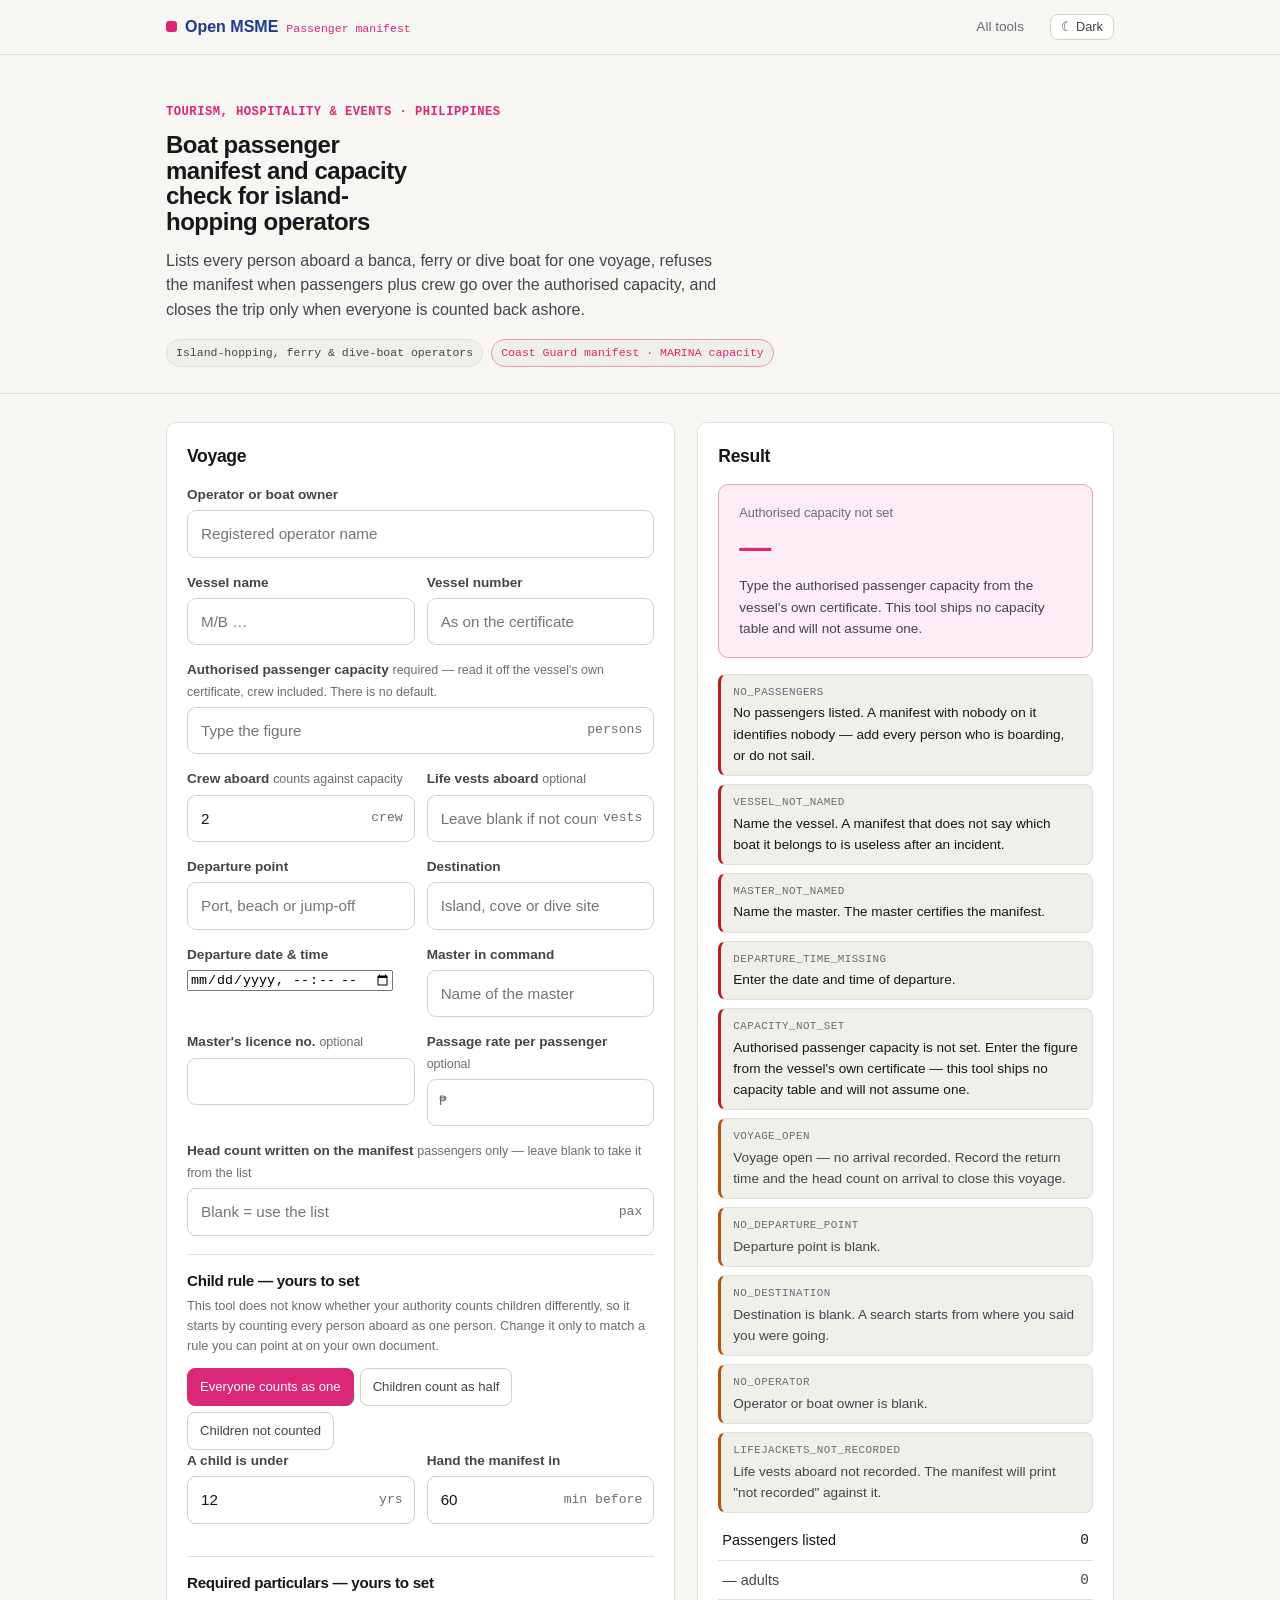
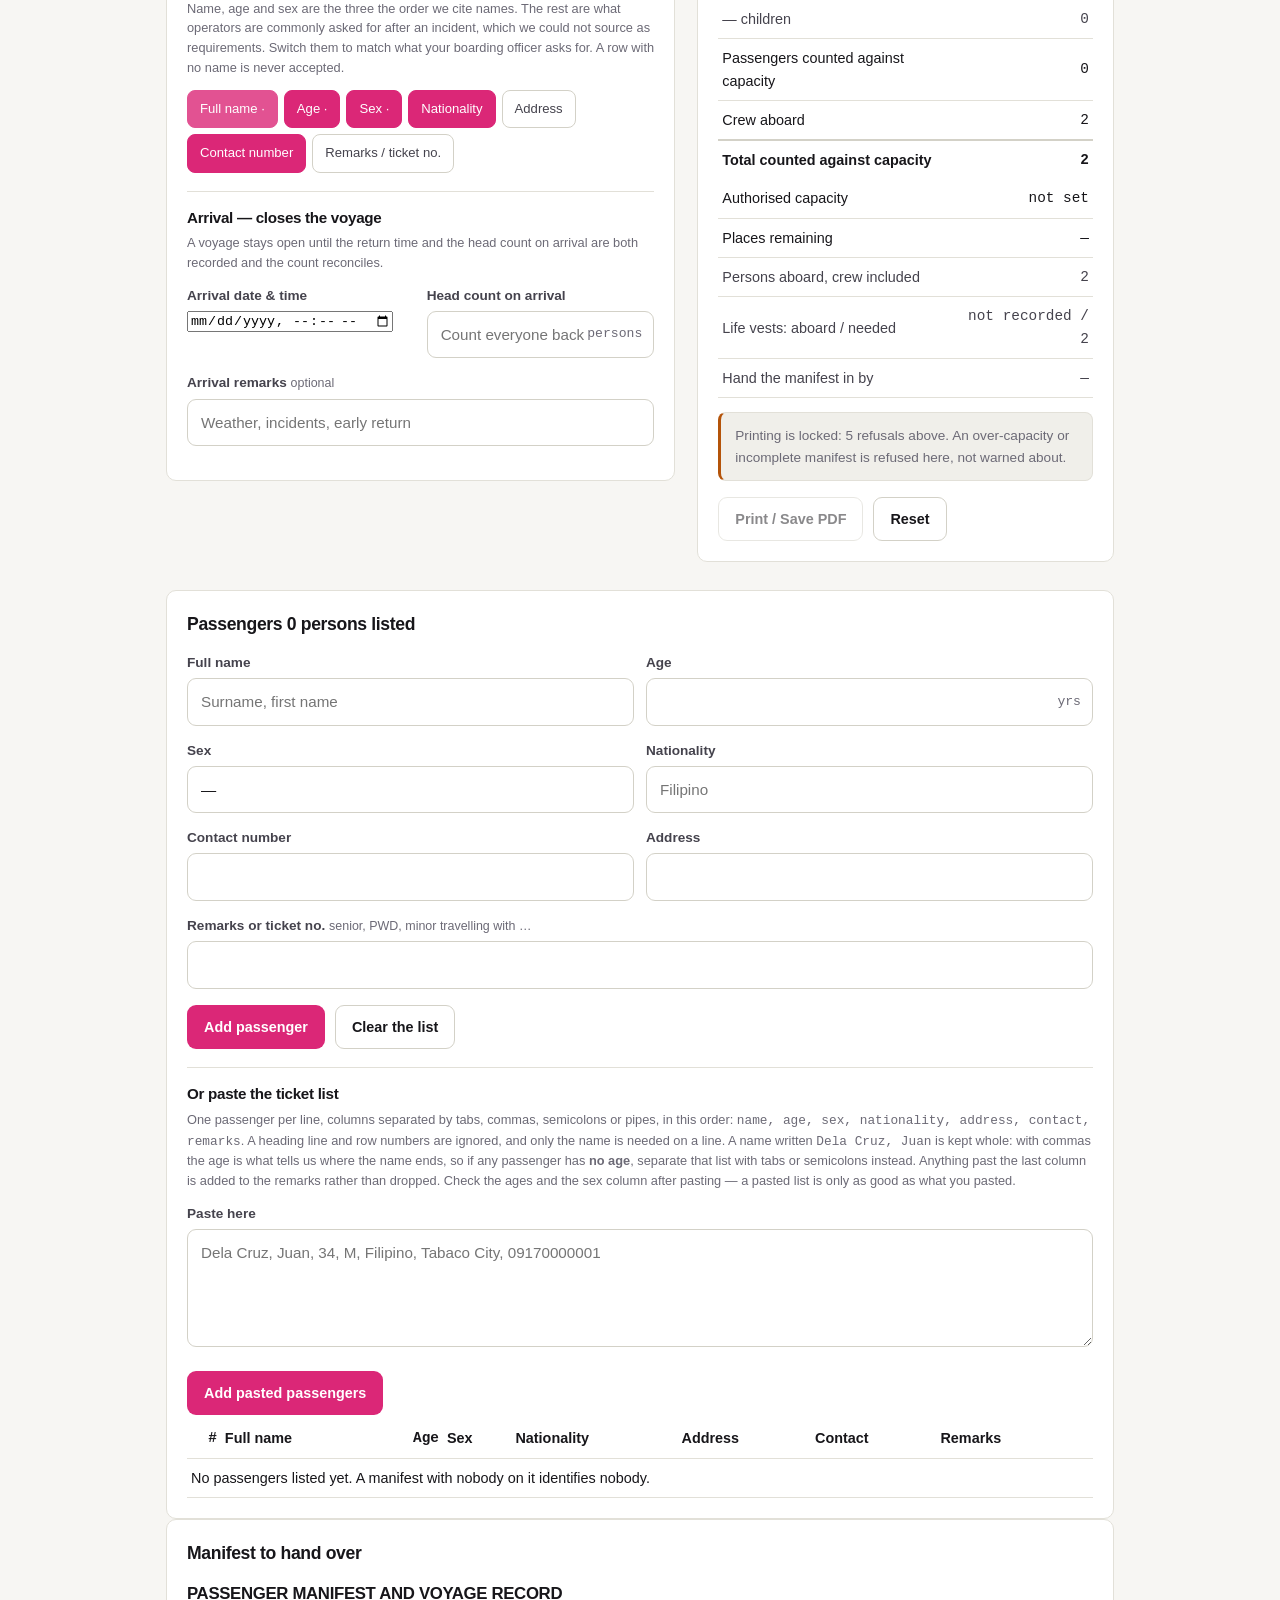
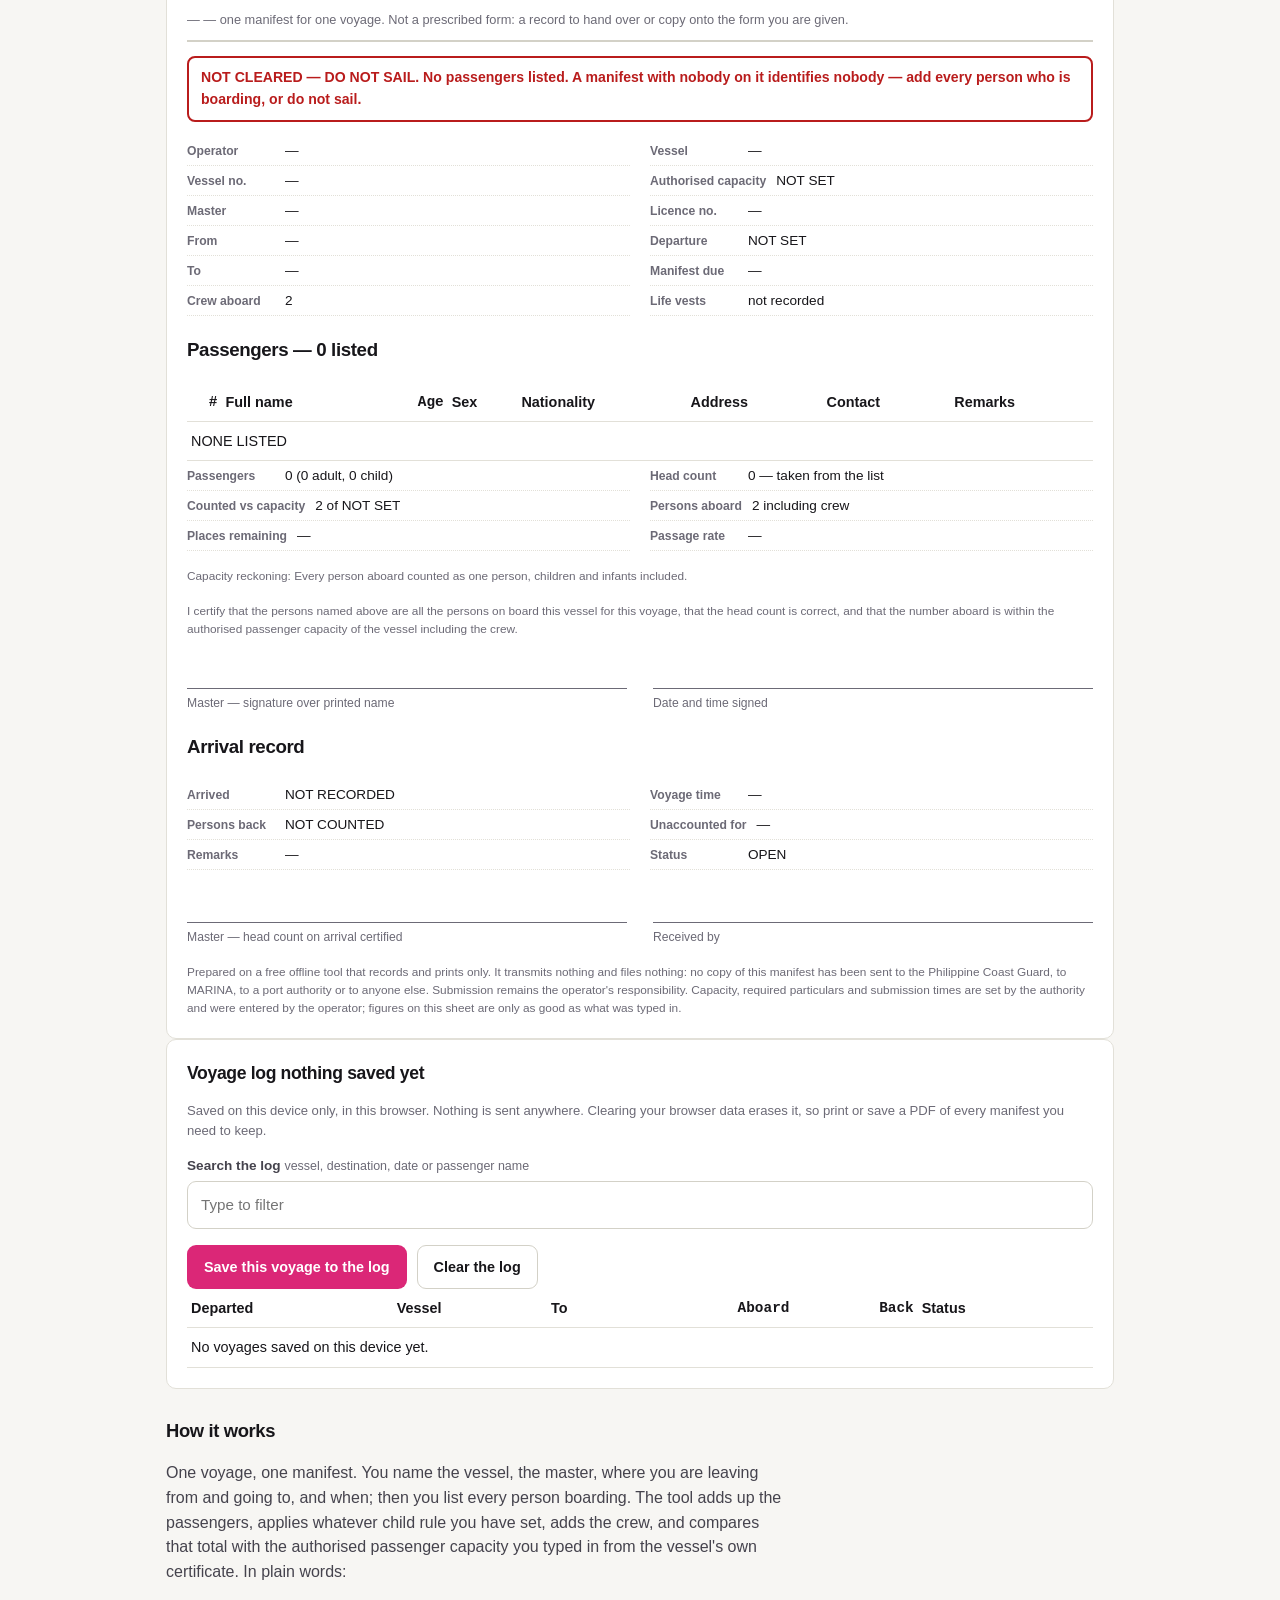
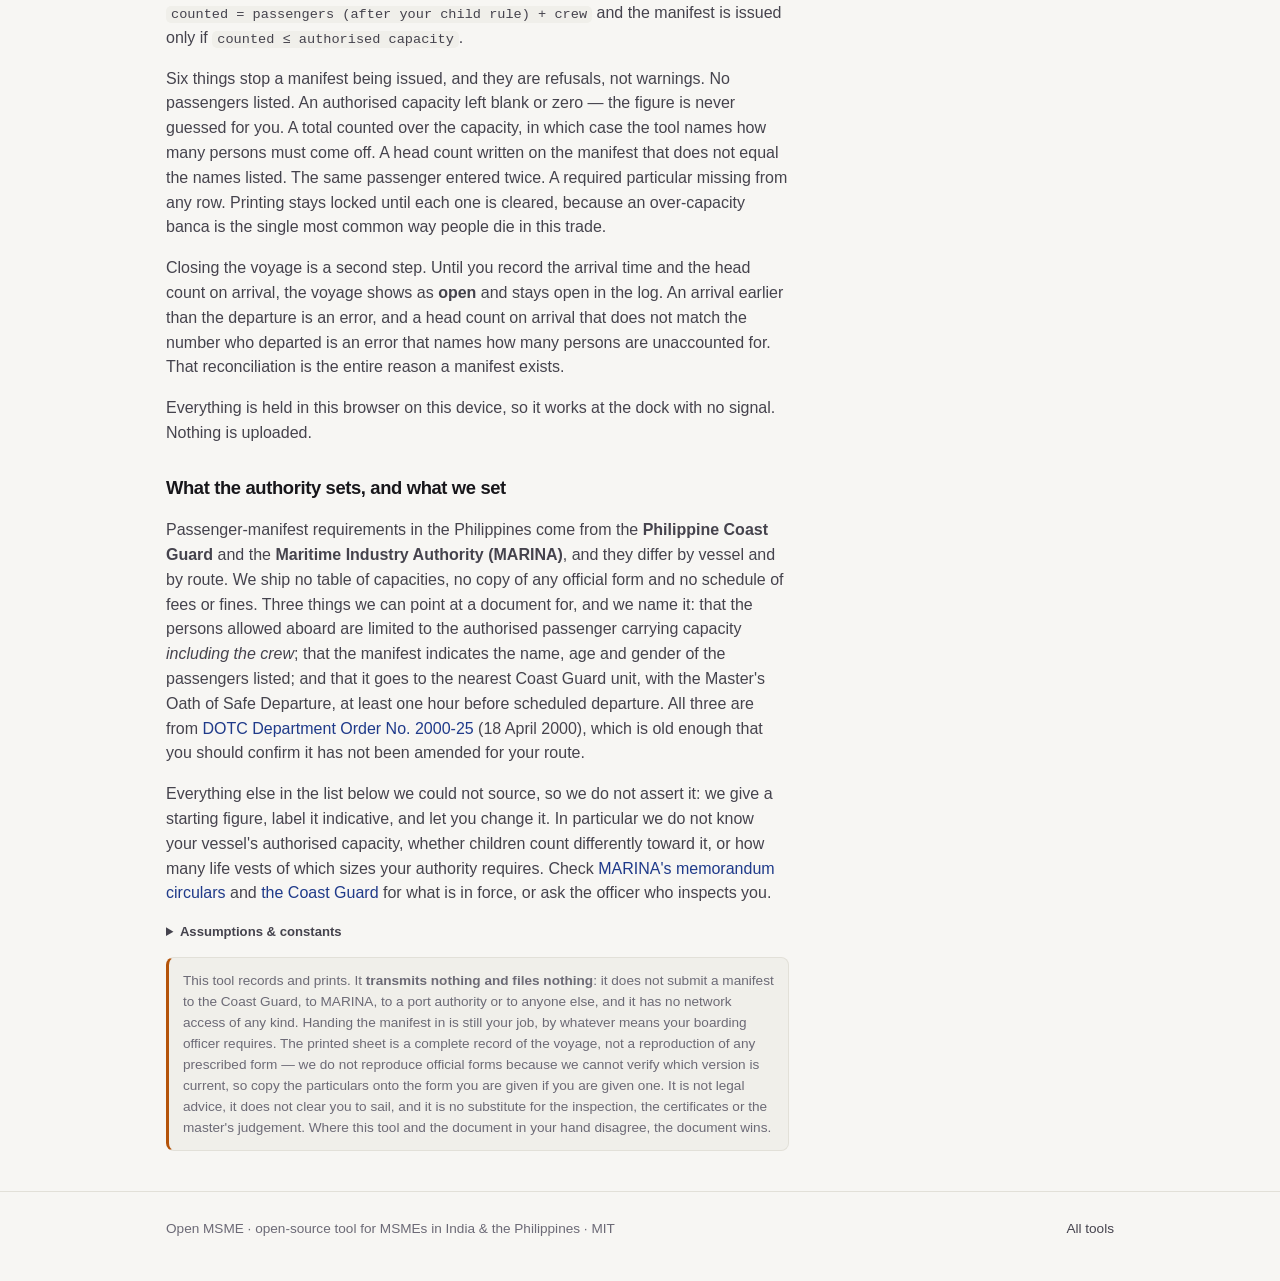
<file: index.html>
<!doctype html>
<html lang="en">
<head>
<meta charset="utf-8">
<meta name="viewport" content="width=device-width, initial-scale=1">
<meta http-equiv="Content-Security-Policy" content="default-src 'self'; base-uri 'self'; img-src 'self' data:; style-src 'self'; script-src 'self'; font-src 'self'; form-action 'self'">
<title>Boat passenger manifest and capacity check for island-hopping operators · Open MSME</title>
<meta name="description" content="Build a per-voyage passenger manifest for a banca, ferry or dive boat, check passengers plus crew against the vessel's authorised capacity, refuse an over-capacity departure, print the manifest to hand over, and close the voyage when everyone is counted back.">
<meta name="color-scheme" content="light dark">
<meta property="og:title" content="Boat passenger manifest and capacity check for island-hopping operators">
<meta property="og:description" content="Per-voyage passenger manifest for small Philippine boat operators: capacity refused when over, head count that must match the list, printable manifest, and an arrival record that closes the voyage.">
<meta property="og:type" content="website">
<link rel="icon" href="assets/favicon.svg" type="image/svg+xml">
<link rel="stylesheet" href="assets/style.css">
<link rel="stylesheet" href="assets/accent.css">
<link rel="stylesheet" href="assets/tool.css">
<script src="assets/theme-init.js"></script>
</head>
<body>
<header class="topbar">
  <div class="wrap">
    <a class="brand" href="./">
      <span class="dot"></span>
      <b>Open MSME</b>
      <span class="tag">Passenger manifest</span>
    </a>
    <span class="sp"></span>
    <a class="home" href="https://sreenivas-sadhu-prabhakara.github.io/openmsme/">All tools</a>
    <button class="themer" data-themer type="button">Theme</button>
  </div>
</header>

<main>
  <section class="hero">
    <div class="wrap">
      <div class="eyebrow">Tourism, hospitality &amp; events · Philippines</div>
      <h1>Boat passenger manifest and capacity check for island-hopping operators</h1>
      <p class="lede">Lists every person aboard a banca, ferry or dive boat for one voyage, refuses the manifest when passengers plus crew go over the authorised capacity, and closes the trip only when everyone is counted back ashore.</p>
      <div class="who">
        <span class="pill">Island-hopping, ferry &amp; dive-boat operators</span>
        <span class="pill reg">Coast Guard manifest · MARINA capacity</span>
      </div>
    </div>
  </section>

  <div class="wrap">
    <div class="cols calc">

      <section class="card">
        <h2>Voyage</h2>

        <div class="field">
          <label for="operator">Operator or boat owner</label>
          <div class="inp"><input type="text" id="operator" autocomplete="off" placeholder="Registered operator name"></div>
        </div>

        <div class="row2">
          <div class="field">
            <label for="vessel">Vessel name</label>
            <div class="inp"><input type="text" id="vessel" autocomplete="off" placeholder="M/B …"></div>
          </div>
          <div class="field">
            <label for="vesselno">Vessel number</label>
            <div class="inp"><input type="text" id="vesselno" autocomplete="off" placeholder="As on the certificate"></div>
          </div>
        </div>

        <div class="field">
          <label for="capacity">Authorised passenger capacity <span class="hint">required — read it off the vessel's own certificate, crew included. There is no default.</span></label>
          <div class="inp has-suf">
            <input type="number" id="capacity" min="1" step="1" inputmode="numeric" placeholder="Type the figure">
            <span class="suf">persons</span>
          </div>
        </div>

        <div class="row2">
          <div class="field">
            <label for="crew">Crew aboard <span class="hint">counts against capacity</span></label>
            <div class="inp has-suf">
              <input type="number" id="crew" min="0" step="1" value="2" inputmode="numeric">
              <span class="suf">crew</span>
            </div>
          </div>
          <div class="field">
            <label for="vests">Life vests aboard <span class="hint">optional</span></label>
            <div class="inp has-suf">
              <input type="number" id="vests" min="0" step="1" inputmode="numeric" placeholder="Leave blank if not counted">
              <span class="suf">vests</span>
            </div>
          </div>
        </div>

        <div class="row2">
          <div class="field">
            <label for="from">Departure point</label>
            <div class="inp"><input type="text" id="from" autocomplete="off" placeholder="Port, beach or jump-off"></div>
          </div>
          <div class="field">
            <label for="to">Destination</label>
            <div class="inp"><input type="text" id="to" autocomplete="off" placeholder="Island, cove or dive site"></div>
          </div>
        </div>

        <div class="row2">
          <div class="field">
            <label for="depart">Departure date &amp; time</label>
            <div class="inp"><input type="datetime-local" id="depart"></div>
          </div>
          <div class="field">
            <label for="master">Master in command</label>
            <div class="inp"><input type="text" id="master" autocomplete="off" placeholder="Name of the master"></div>
          </div>
        </div>

        <div class="row2">
          <div class="field">
            <label for="masterlic">Master's licence no. <span class="hint">optional</span></label>
            <div class="inp"><input type="text" id="masterlic" autocomplete="off"></div>
          </div>
          <div class="field">
            <label for="fare">Passage rate per passenger <span class="hint">optional</span></label>
            <div class="inp has-pre">
              <span class="pre">₱</span>
              <input type="number" id="fare" min="0" step="1" inputmode="decimal">
            </div>
          </div>
        </div>

        <div class="field">
          <label for="declared">Head count written on the manifest <span class="hint">passengers only — leave blank to take it from the list</span></label>
          <div class="inp has-suf">
            <input type="number" id="declared" min="0" step="1" inputmode="numeric" placeholder="Blank = use the list">
            <span class="suf">pax</span>
          </div>
        </div>

        <div class="ruleset">
          <h3>Child rule — yours to set</h3>
          <p>This tool does not know whether your authority counts children differently, so it starts by counting every person aboard as one person. Change it only to match a rule you can point at on your own document.</p>
          <div class="seg" id="childrule" role="group" aria-label="How children count against capacity">
            <button type="button" data-child="full" aria-pressed="true">Everyone counts as one</button>
            <button type="button" data-child="half_under" aria-pressed="false">Children count as half</button>
            <button type="button" data-child="exempt_under" aria-pressed="false">Children not counted</button>
          </div>
          <div class="row2">
            <div class="field">
              <label for="childage">A child is under</label>
              <div class="inp has-suf">
                <input type="number" id="childage" min="0" max="25" step="1" value="12" inputmode="numeric">
                <span class="suf">yrs</span>
              </div>
            </div>
            <div class="field">
              <label for="lead">Hand the manifest in</label>
              <div class="inp has-suf">
                <input type="number" id="lead" min="0" step="5" value="60" inputmode="numeric">
                <span class="suf">min before</span>
              </div>
            </div>
          </div>
        </div>

        <div class="ruleset">
          <h3>Required particulars — yours to set</h3>
          <p>Name, age and sex are the three the order we cite names. The rest are what operators are commonly asked for after an incident, which we could not source as requirements. Switch them to match what your boarding officer asks for. A row with no name is never accepted.</p>
          <div class="seg" id="reqset" role="group" aria-label="Particulars required of every passenger"></div>
        </div>

        <div class="ruleset">
          <h3>Arrival — closes the voyage</h3>
          <p>A voyage stays open until the return time and the head count on arrival are both recorded and the count reconciles.</p>
          <div class="row2">
            <div class="field">
              <label for="returnat">Arrival date &amp; time</label>
              <div class="inp"><input type="datetime-local" id="returnat"></div>
            </div>
            <div class="field">
              <label for="returned">Head count on arrival</label>
              <div class="inp has-suf">
                <input type="number" id="returned" min="0" step="1" inputmode="numeric" placeholder="Count everyone back">
                <span class="suf">persons</span>
              </div>
            </div>
          </div>
          <div class="field">
            <label for="arrivalnote">Arrival remarks <span class="hint">optional</span></label>
            <div class="inp"><input type="text" id="arrivalnote" autocomplete="off" placeholder="Weather, incidents, early return"></div>
          </div>
        </div>
      </section>

      <section class="card sticky">
        <h2>Result</h2>
        <div class="result-primary">
          <div class="k" id="status-k">Manifest status</div>
          <div class="v" id="status-v">—</div>
          <div class="sub" id="status-sub">Enter the authorised capacity and add passengers.</div>
        </div>

        <div class="issues" id="issues"></div>

        <table class="breakdown">
          <tbody>
            <tr><td>Passengers listed</td><td class="num" id="c-listed">0</td></tr>
            <tr class="sub"><td>— adults</td><td class="num" id="c-adults">0</td></tr>
            <tr class="sub"><td>— children</td><td class="num" id="c-children">0</td></tr>
            <tr><td id="c-chargeable-label">Passengers counted against capacity</td><td class="num" id="c-chargeable">0</td></tr>
            <tr><td>Crew aboard</td><td class="num" id="c-crew">0</td></tr>
            <tr class="total"><td>Total counted against capacity</td><td class="num" id="c-counted">0</td></tr>
            <tr><td>Authorised capacity</td><td class="num" id="c-capacity">not set</td></tr>
            <tr><td>Places remaining</td><td class="num" id="c-remaining">—</td></tr>
            <tr class="sub"><td>Persons aboard, crew included</td><td class="num" id="c-aboard">0</td></tr>
            <tr class="sub"><td>Life vests: aboard / needed</td><td class="num" id="c-vests">—</td></tr>
            <tr class="sub"><td>Hand the manifest in by</td><td class="num" id="c-submit">—</td></tr>
          </tbody>
        </table>

        <div class="note" id="refusal-note">An over-capacity manifest is refused here, not warned about: printing stays locked until the number over is taken off the boat.</div>

        <div class="btnrow">
          <button class="btn ghost" id="print" type="button">Print / Save PDF</button>
          <button class="btn ghost" id="reset" type="button">Reset</button>
        </div>
      </section>

    </div>
  </div>

  <div class="wrap">
    <section class="card no-print">
      <h2>Passengers <span class="hint" id="paxcount">0 listed</span></h2>

      <div class="row2">
        <div class="field">
          <label for="p-name">Full name</label>
          <div class="inp"><input type="text" id="p-name" autocomplete="off" placeholder="Surname, first name"></div>
        </div>
        <div class="field">
          <label for="p-age">Age</label>
          <div class="inp has-suf">
            <input type="number" id="p-age" min="0" max="120" step="1" inputmode="numeric">
            <span class="suf">yrs</span>
          </div>
        </div>
      </div>
      <div class="row2">
        <div class="field">
          <label for="p-sex">Sex</label>
          <select id="p-sex">
            <option value="">—</option>
            <option value="M">M</option>
            <option value="F">F</option>
            <option value="X">Other</option>
          </select>
        </div>
        <div class="field">
          <label for="p-nat">Nationality</label>
          <div class="inp"><input type="text" id="p-nat" autocomplete="off" placeholder="Filipino"></div>
        </div>
      </div>
      <div class="row2">
        <div class="field">
          <label for="p-contact">Contact number</label>
          <div class="inp"><input type="text" id="p-contact" autocomplete="off" inputmode="tel"></div>
        </div>
        <div class="field">
          <label for="p-addr">Address</label>
          <div class="inp"><input type="text" id="p-addr" autocomplete="off"></div>
        </div>
      </div>
      <div class="field">
        <label for="p-remarks">Remarks or ticket no. <span class="hint">senior, PWD, minor travelling with …</span></label>
        <div class="inp"><input type="text" id="p-remarks" autocomplete="off"></div>
      </div>
      <div class="btnrow">
        <button class="btn primary" id="add" type="button">Add passenger</button>
        <button class="btn ghost" id="clearpax" type="button">Clear the list</button>
      </div>

      <div class="ruleset">
        <h3>Or paste the ticket list</h3>
        <p>One passenger per line, columns separated by tabs, commas, semicolons or pipes, in this order: <code>name, age, sex, nationality, address, contact, remarks</code>. A heading line and row numbers are ignored, and only the name is needed on a line. A name written <code>Dela Cruz, Juan</code> is kept whole: with commas the age is what tells us where the name ends, so if any passenger has <b>no age</b>, separate that list with tabs or semicolons instead. Anything past the last column is added to the remarks rather than dropped. Check the ages and the sex column after pasting — a pasted list is only as good as what you pasted.</p>
        <div class="field">
          <label for="roster">Paste here</label>
          <textarea id="roster" rows="4" spellcheck="false" placeholder="Dela Cruz, Juan, 34, M, Filipino, Tabaco City, 09170000001"></textarea>
        </div>
        <div class="btnrow">
          <button class="btn primary" id="import" type="button">Add pasted passengers</button>
        </div>
        <div class="issues" id="import-note"></div>
      </div>

      <div class="tablewrap">
        <table class="breakdown">
          <thead>
            <tr>
              <th class="num">#</th><th>Full name</th><th class="num">Age</th><th>Sex</th>
              <th>Nationality</th><th>Address</th><th>Contact</th><th>Remarks</th><th></th>
            </tr>
          </thead>
          <tbody id="paxrows"></tbody>
        </table>
      </div>
    </section>
  </div>

  <div class="wrap">
    <section class="card sheet-wrap">
      <h2 class="no-print">Manifest to hand over</h2>
      <div id="sheet"></div>
    </section>
  </div>

  <div class="wrap">
    <section class="card no-print">
      <h2>Voyage log <span class="hint" id="logsummary">nothing saved yet</span></h2>
      <p class="assumptions">Saved on this device only, in this browser. Nothing is sent anywhere. Clearing your browser data erases it, so print or save a PDF of every manifest you need to keep.</p>
      <div class="field">
        <label for="logfilter">Search the log <span class="hint">vessel, destination, date or passenger name</span></label>
        <div class="inp"><input type="text" id="logfilter" autocomplete="off" placeholder="Type to filter"></div>
      </div>
      <div class="btnrow">
        <button class="btn primary" id="save" type="button">Save this voyage to the log</button>
        <button class="btn ghost" id="clearlog" type="button">Clear the log</button>
      </div>
      <div class="tablewrap">
        <table class="breakdown">
          <thead>
            <tr>
              <th>Departed</th><th>Vessel</th><th>To</th><th class="num">Aboard</th>
              <th class="num">Back</th><th>Status</th><th></th>
            </tr>
          </thead>
          <tbody id="logrows"></tbody>
        </table>
      </div>
    </section>
  </div>

  <div class="wrap">
    <section class="prose">
      <h2>How it works</h2>
      <p>One voyage, one manifest. You name the vessel, the master, where you are leaving from and going to, and when; then you list every person boarding. The tool adds up the passengers, applies whatever child rule you have set, adds the crew, and compares that total with the authorised passenger capacity you typed in from the vessel's own certificate. In plain words:</p>
      <p><code>counted = passengers (after your child rule) + crew</code> and the manifest is issued only if <code>counted ≤ authorised capacity</code>.</p>
      <p>Six things stop a manifest being issued, and they are refusals, not warnings. No passengers listed. An authorised capacity left blank or zero — the figure is never guessed for you. A total counted over the capacity, in which case the tool names how many persons must come off. A head count written on the manifest that does not equal the names listed. The same passenger entered twice. A required particular missing from any row. Printing stays locked until each one is cleared, because an over-capacity banca is the single most common way people die in this trade.</p>
      <p>Closing the voyage is a second step. Until you record the arrival time and the head count on arrival, the voyage shows as <b>open</b> and stays open in the log. An arrival earlier than the departure is an error, and a head count on arrival that does not match the number who departed is an error that names how many persons are unaccounted for. That reconciliation is the entire reason a manifest exists.</p>
      <p>Everything is held in this browser on this device, so it works at the dock with no signal. Nothing is uploaded.</p>

      <h2>What the authority sets, and what we set</h2>
      <p>Passenger-manifest requirements in the Philippines come from the <b>Philippine Coast Guard</b> and the <b>Maritime Industry Authority (MARINA)</b>, and they differ by vessel and by route. We ship no table of capacities, no copy of any official form and no schedule of fees or fines. Three things we can point at a document for, and we name it: that the persons allowed aboard are limited to the authorised passenger carrying capacity <i>including the crew</i>; that the manifest indicates the name, age and gender of the passengers listed; and that it goes to the nearest Coast Guard unit, with the Master's Oath of Safe Departure, at least one hour before scheduled departure. All three are from <a href="https://elibrary.judiciary.gov.ph/thebookshelf/showdocs/10/40850">DOTC Department Order No. 2000-25</a> (18 April 2000), which is old enough that you should confirm it has not been amended for your route.</p>
      <p>Everything else in the list below we could not source, so we do not assert it: we give a starting figure, label it indicative, and let you change it. In particular we do not know your vessel's authorised capacity, whether children count differently toward it, or how many life vests of which sizes your authority requires. Check <a href="https://marina.gov.ph/memorandum-circulars/">MARINA's memorandum circulars</a> and <a href="https://coastguard.gov.ph/">the Coast Guard</a> for what is in force, or ask the officer who inspects you.</p>

      <details class="assumptions">
        <summary>Assumptions &amp; constants</summary>
        <p>Every figure this tool uses is declared once in <code>assets/manifest.js</code> and printed below. Three are sourced to Department Order 2000-25: crew count against the authorised capacity; name, age and sex are the named particulars; one hour is the lead time for handing the manifest in. The rest are our starting figures, and all of them are yours to override — the authorised capacity has no default at all, by design.</p>
        <div class="tablewrap">
          <table class="breakdown">
            <thead><tr><th>Constant</th><th>Value</th><th>Status</th></tr></thead>
            <tbody id="constant-rows"></tbody>
          </table>
        </div>
      </details>

      <div class="note">This tool records and prints. It <b>transmits nothing and files nothing</b>: it does not submit a manifest to the Coast Guard, to MARINA, to a port authority or to anyone else, and it has no network access of any kind. Handing the manifest in is still your job, by whatever means your boarding officer requires. The printed sheet is a complete record of the voyage, not a reproduction of any prescribed form — we do not reproduce official forms because we cannot verify which version is current, so copy the particulars onto the form you are given if you are given one. It is not legal advice, it does not clear you to sail, and it is no substitute for the inspection, the certificates or the master's judgement. Where this tool and the document in your hand disagree, the document wins.</div>
    </section>
  </div>
</main>

<footer class="foot">
  <div class="wrap">
    <span>Open MSME · open-source tool for MSMEs in India &amp; the Philippines · MIT</span>
    <span><a href="https://sreenivas-sadhu-prabhakara.github.io/openmsme/">All tools</a></span>
  </div>
</footer>

<script src="assets/ui.js"></script>
<script src="assets/manifest.js"></script>
<script src="assets/calc.js"></script>
</body>
</html>
</file>
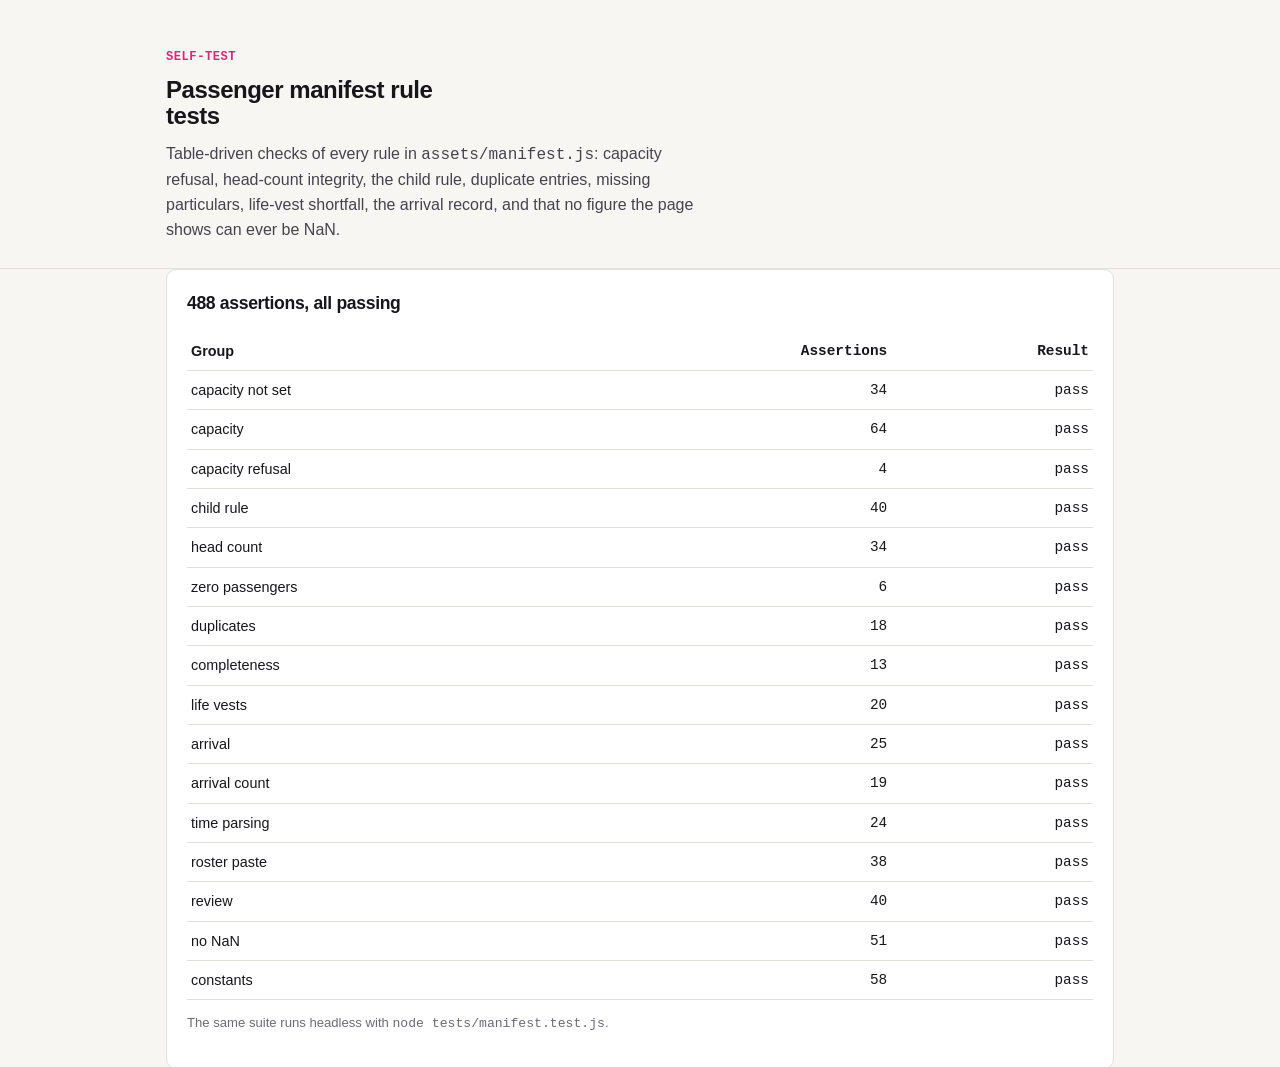
<file: tests/index.html>
<!doctype html>
<html lang="en">
<head>
<meta charset="utf-8">
<meta name="viewport" content="width=device-width, initial-scale=1">
<meta http-equiv="Content-Security-Policy" content="default-src 'self'; base-uri 'self'; img-src 'self' data:; style-src 'self'; script-src 'self'; font-src 'self'; form-action 'self'">
<title>Passenger manifest rule tests · Open MSME</title>
<meta name="color-scheme" content="light dark">
<link rel="icon" href="../assets/favicon.svg" type="image/svg+xml">
<link rel="stylesheet" href="../assets/style.css">
<link rel="stylesheet" href="../assets/accent.css">
<link rel="stylesheet" href="../assets/tool.css">
<script src="../assets/theme-init.js"></script>
</head>
<body>
<main>
  <section class="hero">
    <div class="wrap">
      <div class="eyebrow">Self-test</div>
      <h1>Passenger manifest rule tests</h1>
      <p class="lede">Table-driven checks of every rule in <code>assets/manifest.js</code>: capacity refusal, head-count integrity, the child rule, duplicate entries, missing particulars, life-vest shortfall, the arrival record, and that no figure the page shows can ever be NaN.</p>
    </div>
  </section>
  <div class="wrap">
    <section class="card">
      <h2 id="summary">Running…</h2>
      <table class="breakdown">
        <thead><tr><th>Group</th><th class="num">Assertions</th><th class="num">Result</th></tr></thead>
        <tbody id="rows"></tbody>
      </table>
      <p class="assumptions">The same suite runs headless with <code>node tests/manifest.test.js</code>.</p>
    </section>
  </div>
</main>
<script src="../assets/manifest.js"></script>
<script src="manifest.test.js"></script>
</body>
</html>
</file>
<file: assets/style.css>
/* Open MSME tool kit — shared design system for single-tool apps. No deps. Light + dark. */

:root {
  color-scheme: light dark;
  --bg:#f7f6f3; --surface:#fff; --surface-2:#f0efea; --ink:#17161a; --ink-2:#45434d; --ink-3:#6c6a76;
  --line:#e2e0d8; --line-2:#d3d1c7; --accent:#1f3a8a; --accent-ink:#fff; --ok:#15803d; --warn:#b45309; --bad:#b91c1c;
  --mono: ui-monospace,"SF Mono","SFMono-Regular",Menlo,Consolas,monospace;
  --sans: -apple-system,BlinkMacSystemFont,"Segoe UI",Roboto,Helvetica,Arial,system-ui,sans-serif;
  --maxw:980px; --radius:10px; --shadow:0 1px 2px rgba(20,18,26,.05),0 6px 20px rgba(20,18,26,.05);
  --tool:#1f3a8a; /* per-tool accent, override in page */
}
@media (prefers-color-scheme: dark){ :root:not([data-theme="light"]){
  --bg:#121116; --surface:#1a191f; --surface-2:#222027; --ink:#f3f1ef; --ink-2:#c3c0cb; --ink-3:#918e9c;
  --line:#2c2a33; --line-2:#39363f; --accent:#93b0ff; --accent-ink:#10131f; --ok:#57c98a; --warn:#f0a35a; --bad:#f28b82;
  --shadow:0 1px 2px rgba(0,0,0,.3),0 8px 28px rgba(0,0,0,.35);
}}
:root[data-theme="dark"]{
  --bg:#121116; --surface:#1a191f; --surface-2:#222027; --ink:#f3f1ef; --ink-2:#c3c0cb; --ink-3:#918e9c;
  --line:#2c2a33; --line-2:#39363f; --accent:#93b0ff; --accent-ink:#10131f; --ok:#57c98a; --warn:#f0a35a; --bad:#f28b82;
  --shadow:0 1px 2px rgba(0,0,0,.3),0 8px 28px rgba(0,0,0,.35);
}

* { box-sizing:border-box; }
html { -webkit-text-size-adjust:100%; }
body { margin:0; background:var(--bg); color:var(--ink); font-family:var(--sans); font-size:16px; line-height:1.55; -webkit-font-smoothing:antialiased; }
.wrap { max-width:var(--maxw); margin:0 auto; padding:0 16px; }
a { color:var(--accent); text-decoration:none; }
a:hover { text-decoration:underline; text-underline-offset:3px; }
h1,h2,h3 { letter-spacing:-.02em; }

/* top bar */
.topbar { position:sticky; top:0; z-index:20; background:color-mix(in srgb,var(--bg) 86%,transparent); backdrop-filter:saturate(140%) blur(8px); border-bottom:1px solid var(--line); }
.topbar .wrap { display:flex; align-items:center; gap:14px; height:54px; }
.brand { display:flex; align-items:baseline; gap:8px; font-weight:700; }
.brand .dot { width:11px; height:11px; border-radius:3px; background:var(--tool); display:inline-block; }
.brand .tag { font-family:var(--mono); font-size:.72rem; color:var(--ink-3); font-weight:500; }
.topbar .sp { margin-left:auto; }
.topbar a.home { font-size:.85rem; color:var(--ink-3); }
.topbar a.home:hover { color:var(--ink); }
.themer { font:inherit; font-size:.8rem; cursor:pointer; border:1px solid var(--line-2); background:var(--surface); color:var(--ink-2); border-radius:8px; padding:6px 10px; line-height:1; margin-left:12px; }
.themer:hover { color:var(--ink); border-color:var(--ink-3); }

/* hero / explainer */
.hero { padding:48px 0 26px; border-bottom:1px solid var(--line); }
.hero .eyebrow { font-family:var(--mono); font-size:.76rem; font-weight:600; letter-spacing:.04em; color:var(--tool); text-transform:uppercase; }
.hero h1 { margin:10px 0 14px; font-size:clamp(1.8rem,1.2rem+2.6vw,2.7rem); line-height:1.07; font-weight:800; max-width:20ch; }
.hero .lede { margin:0; font-size:clamp(1rem,.95rem+.4vw,1.15rem); color:var(--ink-2); max-width:62ch; }
.hero .who { margin-top:16px; display:flex; gap:8px; flex-wrap:wrap; }
.pill { font-family:var(--mono); font-size:.72rem; padding:4px 9px; border-radius:999px; background:var(--surface-2); color:var(--ink-2); border:1px solid var(--line); }
.pill.reg { color:var(--tool); border-color:color-mix(in srgb,var(--tool) 35%,var(--line)); }

/* layout */
.cols { display:grid; grid-template-columns:1fr; gap:22px; padding:28px 0; }
@media (min-width:860px){ .cols.calc { grid-template-columns:1.1fr .9fr; align-items:start; } }

section.card { background:var(--surface); border:1px solid var(--line); border-radius:var(--radius); padding:20px; }
section.card h2 { margin:0 0 14px; font-size:1.1rem; }
.sticky { position:sticky; top:70px; }

/* form */
.field { margin:0 0 14px; }
.field > label { display:block; font-size:.85rem; font-weight:600; color:var(--ink-2); margin-bottom:5px; }
.field .hint { font-weight:400; color:var(--ink-3); font-size:.78rem; }
.inp { position:relative; display:flex; align-items:center; }
.inp .pre, .inp .suf { position:absolute; font-family:var(--mono); font-size:.82rem; color:var(--ink-3); pointer-events:none; }
.inp .pre { left:12px; } .inp .suf { right:12px; }
input[type=number], input[type=text], select {
  width:100%; font:inherit; font-size:.95rem; padding:11px 13px; border-radius:9px;
  border:1px solid var(--line-2); background:var(--surface); color:var(--ink); appearance:none;
}
.inp.has-pre input { padding-left:28px; } .inp.has-suf input { padding-right:40px; }
input:focus, select:focus { outline:2px solid var(--tool); outline-offset:1px; border-color:var(--tool); }
.row2 { display:grid; grid-template-columns:1fr 1fr; gap:12px; }
.seg { display:flex; gap:6px; flex-wrap:wrap; }
.seg button { font:inherit; font-size:.82rem; cursor:pointer; padding:8px 12px; border-radius:8px; border:1px solid var(--line-2); background:var(--surface); color:var(--ink-2); }
.seg button[aria-pressed=true] { background:var(--tool); color:#fff; border-color:var(--tool); }

/* results */
.result-primary { background:color-mix(in srgb,var(--tool) 8%,var(--surface)); border:1px solid color-mix(in srgb,var(--tool) 30%,var(--line)); border-radius:var(--radius); padding:18px 20px; margin-bottom:16px; }
.result-primary .k { font-size:.8rem; color:var(--ink-3); }
.result-primary .v { font-size:2rem; font-weight:800; letter-spacing:-.02em; font-variant-numeric:tabular-nums; color:var(--tool); }
.result-primary .sub { font-size:.85rem; color:var(--ink-2); margin-top:3px; }
.breakdown { width:100%; border-collapse:collapse; font-size:.9rem; }
.breakdown th, .breakdown td { text-align:left; padding:8px 4px; border-bottom:1px solid var(--line); }
.breakdown td.num, .breakdown th.num { text-align:right; font-family:var(--mono); font-variant-numeric:tabular-nums; }
.breakdown tr.total td { font-weight:700; border-top:2px solid var(--line-2); border-bottom:none; }
.breakdown tr.sub td { color:var(--ink-2); }
.breakdown .neg { color:var(--bad); }

.btnrow { display:flex; gap:10px; flex-wrap:wrap; margin-top:16px; }
.btn { font:inherit; font-size:.9rem; font-weight:600; cursor:pointer; padding:10px 16px; border-radius:9px; border:1px solid transparent; }
.btn.primary { background:var(--tool); color:#fff; }
.btn.ghost { background:var(--surface); border-color:var(--line-2); color:var(--ink); }
.btn:hover { filter:brightness(1.05); }

/* prose / notes */
.prose { max-width:70ch; }
.prose h2 { font-size:1.15rem; margin:28px 0 8px; }
.prose p, .prose li { color:var(--ink-2); }
.prose code { font-family:var(--mono); font-size:.85em; background:var(--surface-2); padding:1px 5px; border-radius:5px; }
.note { font-size:.85rem; color:var(--ink-3); background:var(--surface-2); border:1px solid var(--line); border-left:3px solid var(--warn); border-radius:8px; padding:12px 14px; margin:14px 0; }
.assumptions { font-size:.82rem; color:var(--ink-3); }
.assumptions summary { cursor:pointer; color:var(--ink-2); font-weight:600; }

/* footer */
.foot { border-top:1px solid var(--line); margin-top:40px; padding:26px 0 44px; color:var(--ink-3); font-size:.85rem; }
.foot .wrap { display:flex; gap:14px; flex-wrap:wrap; justify-content:space-between; }
.foot a { color:var(--ink-2); }

@media (prefers-reduced-motion: reduce){ * { transition:none !important; } }
@media print { .topbar,.themer,.btnrow,.foot,.hero .who { display:none; } body { background:#fff; } section.card { border:none; padding:0; } }

/* ---- docs/explainer pages (for binary tools that aren't web apps) ---- */
pre { background:var(--surface-2); border:1px solid var(--line); border-radius:8px; padding:14px 16px; overflow-x:auto; font-family:var(--mono); font-size:.85rem; line-height:1.5; color:var(--ink); }
pre code { background:none; padding:0; font-size:inherit; }
.featgrid { display:grid; grid-template-columns:repeat(auto-fill,minmax(240px,1fr)); gap:14px; margin:18px 0; }
.feat { background:var(--surface); border:1px solid var(--line); border-radius:var(--radius); padding:16px; border-top:3px solid var(--tool); }
.feat h3 { margin:0 0 6px; font-size:.98rem; }
.feat p { margin:0; font-size:.88rem; color:var(--ink-2); }
.steps { counter-reset:s; list-style:none; padding:0; }
.steps li { counter-increment:s; position:relative; padding-left:34px; margin:12px 0; color:var(--ink-2); }
.steps li::before { content:counter(s); position:absolute; left:0; top:1px; width:23px; height:23px; border-radius:6px; background:var(--tool); color:#fff; font-size:.78rem; font-weight:700; display:flex; align-items:center; justify-content:center; font-family:var(--mono); }

/* Grid/flex children default to min-width:auto, so a long unbroken string (a clone
   URL in a <pre>) sizes the track to its min-content and forces page-wide horizontal
   scroll. Let children shrink and keep the scrolling inside the pre where it belongs. */
.cols > *, .featgrid > *, .ideas > * { min-width: 0; }
pre { max-width: 100%; }

/* Small coloured text needs a lighter accent in dark mode: the sector hues are
   mid-tone and fall below AA contrast on a dark surface. Backgrounds/borders keep
   the true accent; only small text uses the lightened derivative. */
:root { --tool-text: var(--tool); }
@media (prefers-color-scheme: dark){ :root:not([data-theme="light"]){ --tool-text: color-mix(in srgb, var(--tool) 50%, white); } }
:root[data-theme="dark"]{ --tool-text: color-mix(in srgb, var(--tool) 50%, white); }
.hero .eyebrow { color: var(--tool-text); }
.pill.reg { color: var(--tool-text); }
.result-primary .v { color: var(--tool-text); }
.wave-card .repo, .brand .tag { color: var(--tool-text); }
</file>
<file: assets/accent.css>
:root{--tool:#db2777}
</file>
<file: assets/tool.css>
/* Tool-specific classes: the issue list, the passenger table and the manifest
   sheet the operator hands over. Kit variables only — no fonts, no colours and
   no sizes of its own, and nothing inline. */

/* ---- textarea, which the kit does not style ---- */
textarea {
  width: 100%; font: inherit; font-size: .95rem; padding: 11px 13px; border-radius: 9px;
  border: 1px solid var(--line-2); background: var(--surface); color: var(--ink);
  resize: vertical; min-height: 92px;
}
textarea:focus { outline: 2px solid var(--tool); outline-offset: 1px; border-color: var(--tool); }

/* ---- a wide table scrolls inside its own box, never the page ---- */
.tablewrap { overflow-x: auto; max-width: 100%; }
.tablewrap .breakdown { min-width: 640px; }
.breakdown td .seg button { padding: 4px 8px; font-size: .74rem; }
.seg button[disabled] { opacity: .8; cursor: not-allowed; }
.btn[disabled] { opacity: .5; cursor: not-allowed; }
.btn[disabled]:hover { filter: none; }

/* ---- blockers and warnings ---- */
.issues { margin: 0 0 4px; }
.issue {
  font-size: .85rem; border: 1px solid var(--line); border-left: 3px solid var(--line-2);
  border-radius: 8px; padding: 9px 12px; margin: 8px 0; background: var(--surface-2);
  color: var(--ink-2);
}
.issue.block { border-left-color: var(--bad); color: var(--ink); }
.issue.warn { border-left-color: var(--warn); }
.issue .code {
  display: block; font-family: var(--mono); font-size: .68rem; letter-spacing: .04em;
  color: var(--ink-3); margin-bottom: 2px;
}
.issue.good { border-left-color: var(--ok); }

/* ---- the fieldset-ish rule groups ---- */
.ruleset { border-top: 1px solid var(--line); margin-top: 18px; padding-top: 14px; }
.ruleset h3 { margin: 0 0 4px; font-size: .95rem; }
.ruleset p { margin: 0 0 12px; font-size: .8rem; color: var(--ink-3); }

/* ---- the manifest sheet ---- */
.sheet-head { border-bottom: 2px solid var(--line-2); padding-bottom: 10px; margin-bottom: 14px; }
.sheet-head h3 { margin: 0; font-size: 1.05rem; }
.sheet-head .sheet-sub { font-size: .8rem; color: var(--ink-3); margin-top: 3px; }
.sheet-grid { display: grid; grid-template-columns: 1fr; gap: 0 20px; margin: 0 0 14px; }
@media (min-width: 560px) { .sheet-grid { grid-template-columns: 1fr 1fr; } }
.sheet-grid div {
  font-size: .85rem; border-bottom: 1px dotted var(--line); padding: 4px 0;
  display: flex; gap: 10px; align-items: baseline;
}
.sheet-grid b {
  font-weight: 600; color: var(--ink-3); font-size: .76rem;
  min-width: 13ch; flex: 0 0 auto;
}
.sheet-stamp {
  border: 2px solid var(--line-2); border-radius: 8px; padding: 9px 12px;
  margin: 14px 0; font-size: .88rem; font-weight: 600;
}
.sheet-stamp.refused { border-color: var(--bad); color: var(--bad); }
.sheet-stamp.open { border-color: var(--warn); color: var(--warn); }
.sheet-stamp.closed { border-color: var(--ok); color: var(--ok); }
.sigrow { display: grid; grid-template-columns: 1fr; gap: 10px 26px; margin-top: 10px; }
@media (min-width: 560px) { .sigrow { grid-template-columns: 1fr 1fr; } }
.sig {
  border-top: 1px solid var(--ink-3); margin-top: 38px; padding-top: 5px;
  font-size: .76rem; color: var(--ink-3);
}
.sheet-note { font-size: .74rem; color: var(--ink-3); margin-top: 16px; }

/* ---- print: the sheet alone, on paper the operator can hand over ---- */
@media print {
  .topbar, .hero, .cols, .prose, .no-print { display: none; }
  .wrap { max-width: none; padding: 0; }
  .sheet-wrap { display: block; }
  .tablewrap { overflow: visible; }
  .tablewrap .breakdown { min-width: 0; }
  .breakdown { font-size: 8.5pt; }
  .breakdown th, .breakdown td { padding: 3px 4px; }
  .sheet-grid div { font-size: 9pt; padding: 2px 0; }
  .sheet-head h3 { font-size: 13pt; }
  thead { display: table-header-group; }
  tr { page-break-inside: avoid; }
  .sheet-stamp { page-break-inside: avoid; }
}
</file>
